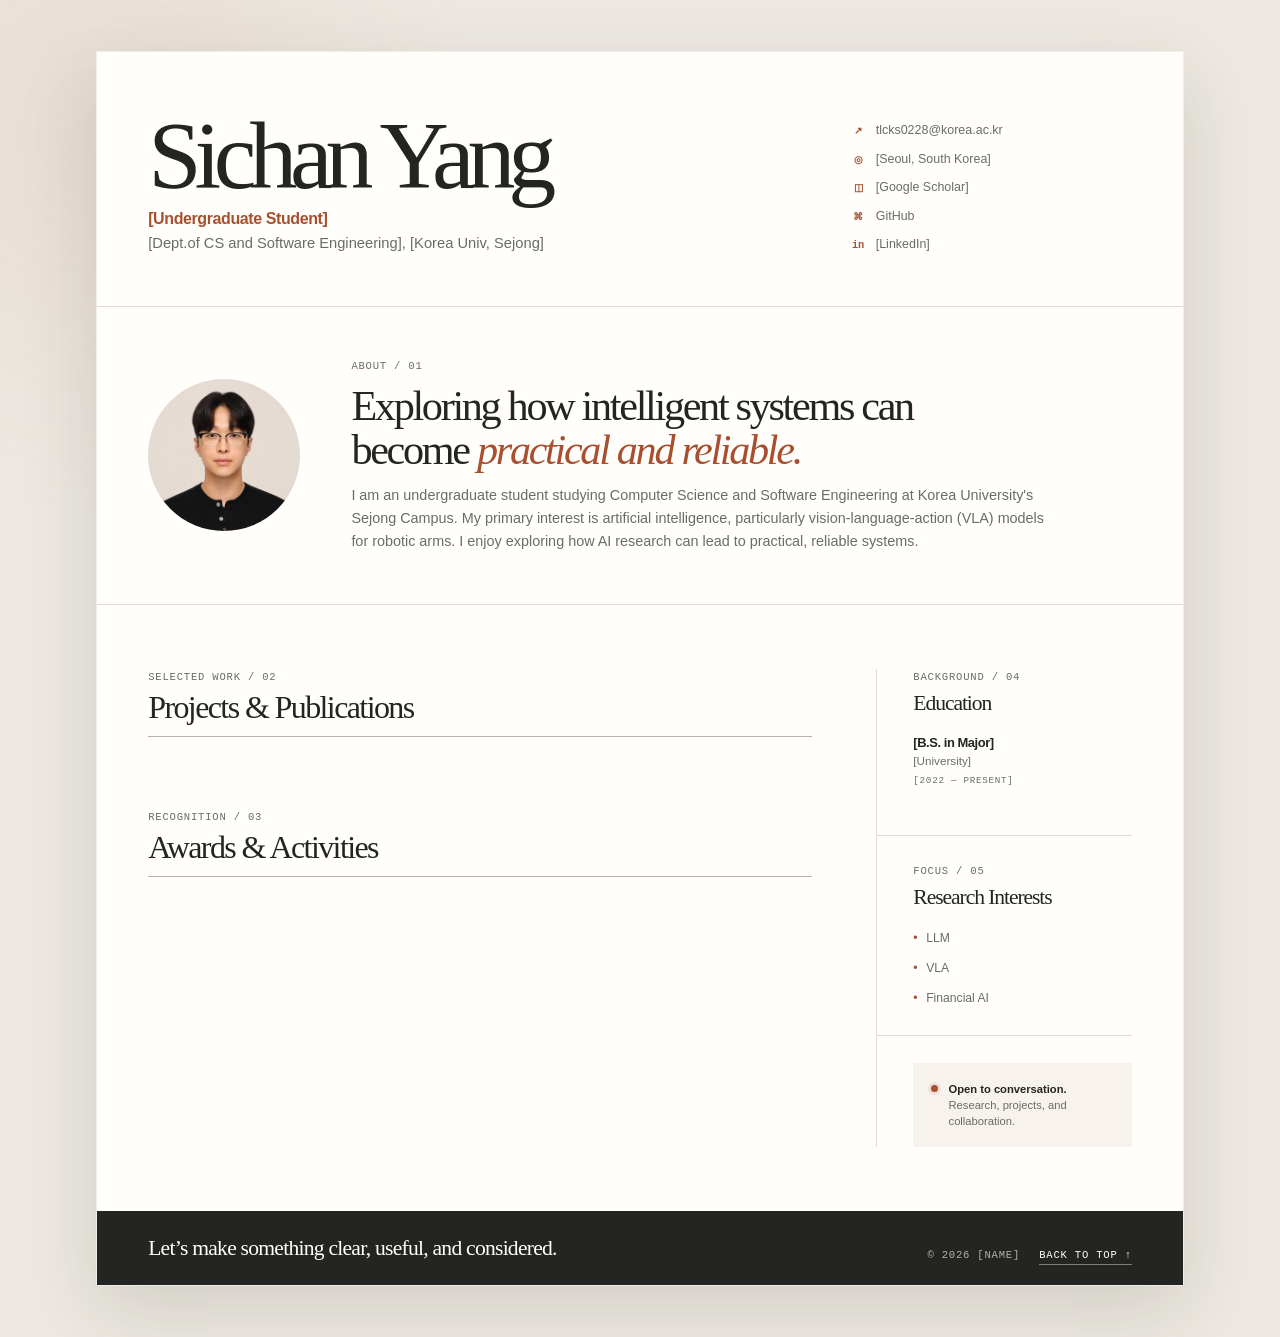
<file: index.html>
<!doctype html>
<html lang="en">
  <head>
    <meta charset="utf-8" />
    <meta name="viewport" content="width=device-width, initial-scale=1" />
    <meta name="theme-color" content="#ede9e2" />
    <meta
      name="description"
      content="A concise portfolio for [Name], [Role], featuring education and current research interests."
    />
    <meta name="robots" content="index, follow" />
    <meta property="og:type" content="profile" />
    <meta property="og:locale" content="en_US" />
    <meta property="og:title" content="[Name] — [Role]" />
    <meta property="og:description" content="Education and current research interests." />
    <meta name="twitter:card" content="summary" />
    <meta name="twitter:title" content="[Name] — [Role]" />
    <meta name="twitter:description" content="Education and current research interests." />
    <title>[Name] — [Role]</title>
    <link rel="stylesheet" href="styles.css?v=2" />
    <script type="application/ld+json">
      {
        "@context": "https://schema.org",
        "@type": "Person",
        "name": "[Name]",
        "jobTitle": "[Role]",
        "affiliation": "[School / Organization]"
      }
    </script>
  </head>
  <body>
    <a class="skip-link" href="#main-content">Skip to main content</a>

    <main class="page-frame" id="main-content" tabindex="-1">
      <article class="portfolio-sheet" aria-labelledby="page-title">
        <header class="portfolio-header">
          <div class="identity-block">
            <h1 id="page-title">Sichan Yang</h1>
            <p class="role-line">[Undergraduate Student]</p>
            <p class="affiliation-line">[Dept.of CS and Software Engineering], [Korea Univ, Sejong]</p>
          </div>

          <ul class="contact-list" aria-label="Contact and profile links">
            <li>
              <span class="contact-icon" aria-hidden="true">↗</span>
              <a href="mailto:tlcks0228@korea.ac.kr">tlcks0228@korea.ac.kr</a>
            </li>
            <li>
              <span class="contact-icon" aria-hidden="true">◎</span>
              <span>[Seoul, South Korea]</span>
            </li>
            <li>
              <span class="contact-icon" aria-hidden="true">◫</span>
              <span>[Google Scholar]</span>
            </li>
            <li>
              <span class="contact-icon" aria-hidden="true">⌘</span>
              <a href="https://github.com/jeromee2" target="_blank" rel="noopener noreferrer">GitHub</a>
            </li>
            <li>
              <span class="contact-icon" aria-hidden="true">in</span>
              <span>[LinkedIn]</span>
            </li>
          </ul>
        </header>

        <section class="intro" aria-labelledby="about-title">
          <img
            class="portrait-photo"
            src="assets/profile-photo.png"
            alt="Portrait of Sichan Yang"
            width="640"
            height="640"
            decoding="async"
          />
          <div class="intro-copy">
            <p class="eyebrow">ABOUT / 01</p>
            <h2 id="about-title">Exploring how intelligent systems can become <em>practical and reliable.</em></h2>
            <p>
              I am an undergraduate student studying Computer Science and Software Engineering at Korea University's
              Sejong Campus. My primary interest is artificial intelligence, particularly vision-language-action (VLA)
              models for robotic arms. I enjoy exploring how AI research can lead to practical, reliable systems.
            </p>
          </div>
        </section>

        <div class="portfolio-grid">
          <div class="main-column">
            <section class="content-section" aria-labelledby="work-title">
              <div class="section-heading">
                <div>
                  <p class="eyebrow">SELECTED WORK / 02</p>
                  <h2 id="work-title">Projects &amp; Publications</h2>
                </div>
              </div>

              <ol class="work-list"></ol>
            </section>

            <section class="content-section awards-section" aria-labelledby="awards-title">
              <div class="section-heading">
                <div>
                  <p class="eyebrow">RECOGNITION / 03</p>
                  <h2 id="awards-title">Awards &amp; Activities</h2>
                </div>
              </div>

              <ul class="award-list"></ul>
            </section>
          </div>

          <aside class="sidebar" aria-label="Education and interests">
            <section class="sidebar-section" aria-labelledby="education-title">
              <p class="eyebrow">BACKGROUND / 04</p>
              <h2 id="education-title">Education</h2>
              <div class="education-entry">
                <h3>[B.S. in Major]</h3>
                <p>[University]</p>
                <p class="detail">[2022 — Present]</p>
              </div>
              <div class="education-entry">
              </div>
            </section>

            <section class="sidebar-section" aria-labelledby="interests-title">
              <p class="eyebrow">FOCUS / 05</p>
              <h2 id="interests-title">Research Interests</h2>
              <ul class="interest-list">
                <li>LLM</li>
                <li>VLA</li>
                <li>Financial AI</li>
              </ul>
            </section>

            <section class="sidebar-note" aria-label="Availability">
              <span class="availability-dot" aria-hidden="true"></span>
              <p><strong>Open to conversation.</strong><br />Research, projects, and collaboration.</p>
            </section>
          </aside>
        </div>

        <footer class="portfolio-footer">
          <p>Let’s make something clear, useful, and considered.</p>
          <div>
            <span>© <span data-current-year>2026</span> [Name]</span>
            <a href="#main-content">Back to top <span aria-hidden="true">↑</span></a>
          </div>
        </footer>
      </article>
    </main>

    <script src="script.js"></script>
  </body>
</html>
</file>
<file: styles.css>
@charset "UTF-8";

:root {
  --canvas: #ede9e2;
  --paper: #fffefb;
  --paper-muted: #f7f3ec;
  --ink: #242522;
  --ink-soft: #6b6c66;
  --accent: #a74f2e;
  --accent-soft: #efe1d8;
  --line: #dedbd3;
  --line-dark: #b6b3ab;
  --serif: "Iowan Old Style", "Palatino Linotype", "Noto Serif KR", Georgia, serif;
  --sans: "Pretendard", "Apple SD Gothic Neo", "Noto Sans KR", "Helvetica Neue", Arial, sans-serif;
  --mono: "SFMono-Regular", Consolas, "Liberation Mono", monospace;
}

* {
  box-sizing: border-box;
}

html {
  background: var(--canvas);
  scroll-behavior: smooth;
}

body {
  min-width: 320px;
  margin: 0;
  color: var(--ink);
  background:
    radial-gradient(circle at 8% 10%, rgba(167, 79, 46, 0.08), transparent 24rem),
    var(--canvas);
  font-family: var(--sans);
  font-size: 15px;
  line-height: 1.58;
  text-rendering: optimizeLegibility;
}

::selection {
  color: var(--paper);
  background: var(--accent);
}

a {
  color: inherit;
  text-decoration: none;
}

a:hover {
  color: var(--accent);
}

a:focus-visible {
  outline: 2px solid var(--accent);
  outline-offset: 4px;
}

h1,
h2,
h3,
p,
ul,
ol {
  margin-top: 0;
}

h1,
h2,
h3,
p,
li {
  overflow-wrap: break-word;
}

.skip-link {
  position: fixed;
  z-index: 20;
  top: 1rem;
  left: 1rem;
  padding: 0.65rem 0.9rem;
  color: var(--paper);
  background: var(--ink);
  transform: translateY(-180%);
}

.skip-link:focus {
  transform: translateY(0);
}

.page-frame {
  display: grid;
  min-height: 100svh;
  place-items: center;
  padding: clamp(1rem, 4vw, 4rem);
}

.portfolio-sheet,
.resume-card {
  width: min(100%, 68rem);
  overflow: hidden;
  background: var(--paper);
  border: 1px solid rgba(36, 37, 34, 0.08);
  box-shadow: 0 1.5rem 4.5rem rgba(49, 44, 36, 0.15);
}

.portfolio-header,
.intro,
.portfolio-grid,
.portfolio-footer {
  padding-right: clamp(1.35rem, 4vw, 3.5rem);
  padding-left: clamp(1.35rem, 4vw, 3.5rem);
}

.portfolio-header {
  display: grid;
  grid-template-columns: minmax(0, 1fr) minmax(14rem, 0.46fr);
  gap: clamp(2rem, 7vw, 6rem);
  align-items: end;
  padding-top: clamp(2.4rem, 5vw, 4.6rem);
  padding-bottom: clamp(2rem, 4vw, 3.4rem);
}

.eyebrow,
.status-badge,
.detail,
.portfolio-footer div {
  font-family: var(--mono);
  font-size: 0.66rem;
  letter-spacing: 0.075em;
  text-transform: uppercase;
}

.eyebrow {
  margin-bottom: 1rem;
  color: var(--ink-soft);
}

h1 {
  margin-bottom: 0.55rem;
  font-family: var(--serif);
  font-size: clamp(3.4rem, 7.5vw, 6.7rem);
  font-weight: 400;
  letter-spacing: -0.075em;
  line-height: 0.84;
}

.role-line {
  margin-bottom: 0.05rem;
  color: var(--accent);
  font-size: 1rem;
  font-weight: 700;
  letter-spacing: -0.025em;
}

.affiliation-line {
  margin: 0;
  color: var(--ink-soft);
  font-size: 0.92rem;
}

.contact-list {
  display: grid;
  gap: 0.55rem;
  padding: 0;
  margin: 0;
  list-style: none;
}

.contact-list li {
  display: grid;
  grid-template-columns: 1.25rem minmax(0, 1fr);
  gap: 0.35rem;
  align-items: center;
  color: var(--ink-soft);
  font-size: 0.78rem;
}

.contact-icon {
  display: inline-grid;
  width: 1rem;
  height: 1rem;
  place-items: center;
  color: var(--accent);
  font-family: var(--mono);
  font-size: 0.65rem;
  font-weight: 700;
}

.intro {
  display: grid;
  grid-template-columns: clamp(6.5rem, 13vw, 9.5rem) minmax(0, 1fr);
  gap: clamp(1.5rem, 4vw, 3.25rem);
  align-items: center;
  padding-top: clamp(2rem, 4vw, 3.25rem);
  padding-bottom: clamp(2rem, 4vw, 3.25rem);
  border-top: 1px solid var(--line);
  border-bottom: 1px solid var(--line);
}

.portrait-photo {
  display: block;
  width: 100%;
  height: auto;
  aspect-ratio: 1;
  border-radius: 50%;
  object-fit: cover;
}

.intro .eyebrow {
  margin-bottom: 0.55rem;
}

.intro h2 {
  max-width: 38rem;
  margin-bottom: 0.8rem;
  font-family: var(--serif);
  font-size: clamp(1.65rem, 3.3vw, 2.7rem);
  font-weight: 400;
  letter-spacing: -0.055em;
  line-height: 1.04;
}

.intro h2 em {
  color: var(--accent);
  font-weight: 400;
}

.intro-copy > p:last-child {
  max-width: 44rem;
  margin-bottom: 0;
  color: var(--ink-soft);
  font-size: 0.9rem;
}

.portfolio-grid {
  display: grid;
  grid-template-columns: minmax(0, 1.95fr) minmax(14rem, 0.75fr);
  gap: clamp(2rem, 5vw, 4.5rem);
  padding-top: clamp(2.5rem, 5vw, 4rem);
  padding-bottom: clamp(2.5rem, 5vw, 4rem);
}

.content-section + .content-section {
  margin-top: clamp(2.7rem, 6vw, 4.5rem);
}

.section-heading {
  display: flex;
  justify-content: space-between;
  gap: 1.5rem;
  align-items: end;
  padding-bottom: 0.8rem;
  border-bottom: 1px solid var(--line-dark);
}

.section-heading .eyebrow {
  margin-bottom: 0.35rem;
}

.section-heading h2,
.sidebar h2 {
  margin: 0;
  font-family: var(--serif);
  font-size: clamp(1.45rem, 2.5vw, 2rem);
  font-weight: 400;
  letter-spacing: -0.05em;
  line-height: 1;
}

.work-list {
  padding: 0;
  margin: 0;
  list-style: none;
}

.work-item {
  display: grid;
  grid-template-columns: minmax(5.2rem, 0.28fr) minmax(0, 1fr);
  gap: 1.25rem;
  padding: 1.45rem 0 1.6rem;
  border-bottom: 1px solid var(--line);
}

.work-meta {
  display: flex;
  flex-direction: column;
  gap: 0.5rem;
  align-items: flex-start;
  color: var(--ink-soft);
  font-family: var(--mono);
  font-size: 0.67rem;
}

.status-badge {
  padding: 0.22rem 0.42rem;
  color: var(--accent);
  background: var(--accent-soft);
  border-radius: 999px;
  font-size: 0.53rem;
}

.status-badge.muted {
  color: var(--ink-soft);
  background: var(--paper-muted);
}

.work-copy h3,
.award-list h3,
.education-entry h3 {
  margin-bottom: 0.28rem;
  font-family: var(--serif);
  font-size: 1.16rem;
  font-weight: 600;
  letter-spacing: -0.035em;
  line-height: 1.2;
}

.work-authors {
  margin-bottom: 0.55rem;
  color: var(--ink);
  font-size: 0.73rem;
  font-weight: 600;
}

.work-copy > p:not(.work-authors) {
  margin-bottom: 0.65rem;
  color: var(--ink-soft);
  font-size: 0.81rem;
}

.text-link {
  display: inline-flex;
  gap: 0.3rem;
  align-items: center;
  color: var(--accent);
  border-bottom: 1px solid currentColor;
  font-family: var(--mono);
  font-size: 0.63rem;
  letter-spacing: 0.03em;
}

.award-list {
  padding: 0;
  margin: 0;
  list-style: none;
}

.award-list li {
  display: flex;
  justify-content: space-between;
  gap: 1.5rem;
  align-items: baseline;
  padding: 1rem 0;
  border-bottom: 1px solid var(--line);
}

.award-list h3 {
  margin-bottom: 0.1rem;
  font-size: 1rem;
}

.award-list p,
.award-list time {
  margin: 0;
  color: var(--ink-soft);
  font-size: 0.72rem;
}

.award-list time {
  font-family: var(--mono);
}

.sidebar {
  align-self: start;
  border-left: 1px solid var(--line);
}

.sidebar-section {
  padding: 0 0 1.7rem clamp(1.2rem, 3vw, 2.25rem);
  margin-bottom: 1.7rem;
  border-bottom: 1px solid var(--line);
}

.sidebar-section .eyebrow {
  margin-bottom: 0.45rem;
}

.sidebar h2 {
  margin-bottom: 1.3rem;
  font-size: 1.35rem;
}

.education-entry + .education-entry {
  margin-top: 1.2rem;
}

.education-entry h3 {
  margin-bottom: 0.1rem;
  font-family: var(--sans);
  font-size: 0.81rem;
}

.education-entry p {
  margin-bottom: 0;
  color: var(--ink-soft);
  font-size: 0.73rem;
}

.education-entry .detail {
  margin-top: 0.2rem;
  font-size: 0.58rem;
}

.interest-list {
  padding: 0;
  margin: 0;
  list-style: none;
}

.interest-list {
  display: grid;
  gap: 0.65rem;
}

.interest-list li {
  position: relative;
  padding-left: 0.8rem;
  color: var(--ink-soft);
  font-size: 0.76rem;
}

.interest-list li::before {
  position: absolute;
  left: 0;
  color: var(--accent);
  content: "•";
}

.sidebar-note {
  display: grid;
  grid-template-columns: auto minmax(0, 1fr);
  gap: 0.65rem;
  align-items: start;
  padding: 1.1rem;
  margin-left: clamp(1.2rem, 3vw, 2.25rem);
  background: var(--paper-muted);
}

.sidebar-note p {
  margin: 0;
  color: var(--ink-soft);
  font-size: 0.7rem;
  line-height: 1.45;
}

.sidebar-note strong {
  color: var(--ink);
}

.availability-dot {
  width: 0.45rem;
  height: 0.45rem;
  margin-top: 0.24rem;
  background: var(--accent);
  border-radius: 50%;
  box-shadow: 0 0 0 3px var(--accent-soft);
}

.portfolio-footer {
  display: grid;
  grid-template-columns: minmax(0, 1fr) auto;
  gap: 1rem 2rem;
  align-items: end;
  padding-top: 1.25rem;
  padding-bottom: 1.25rem;
  color: var(--paper);
  background: var(--ink);
}

.portfolio-footer > p {
  margin: 0;
  font-family: var(--serif);
  font-size: clamp(1rem, 2vw, 1.35rem);
  letter-spacing: -0.035em;
}

.portfolio-footer div {
  display: flex;
  flex-wrap: wrap;
  justify-content: flex-end;
  gap: 0.8rem 1.2rem;
  color: rgba(255, 254, 251, 0.65);
  text-align: right;
}

.portfolio-footer a {
  color: var(--paper);
  border-bottom: 1px solid rgba(255, 254, 251, 0.4);
}

.not-found {
  padding: clamp(2rem, 7vw, 5rem);
}

.not-found h1 {
  max-width: 11ch;
  margin-bottom: 1.25rem;
}

.not-found > p:not(.folio-label) {
  max-width: 28rem;
  margin-bottom: 1.6rem;
  color: var(--ink-soft);
}

.not-found a {
  color: var(--accent);
  border-bottom: 1px solid currentColor;
}

@media (max-width: 760px) {
  .page-frame {
    display: block;
    padding: 0;
  }

  .portfolio-sheet,
  .resume-card {
    width: 100%;
    min-height: 100svh;
    border: 0;
    box-shadow: none;
  }

  .portfolio-header {
    grid-template-columns: 1fr;
    gap: 1.8rem;
  }

  .contact-list {
    grid-template-columns: repeat(2, minmax(0, 1fr));
  }

  .portfolio-grid {
    grid-template-columns: 1fr;
  }

  .sidebar {
    display: grid;
    grid-template-columns: repeat(2, minmax(0, 1fr));
    gap: 1.5rem;
    padding-top: 2rem;
    border-top: 1px solid var(--line-dark);
    border-left: 0;
  }

  .sidebar-section,
  .sidebar-note {
    padding-left: 0;
    margin-left: 0;
  }

  .sidebar-note {
    align-self: start;
    padding: 1rem;
  }

  .portfolio-footer {
    grid-template-columns: 1fr;
  }

  .portfolio-footer div {
    justify-content: flex-start;
    text-align: left;
  }
}

@media (max-width: 520px) {
  .portfolio-header,
  .intro,
  .portfolio-grid,
  .portfolio-footer {
    padding-right: 1.15rem;
    padding-left: 1.15rem;
  }

  .contact-list {
    grid-template-columns: 1fr;
  }

  .intro {
    grid-template-columns: 4.75rem minmax(0, 1fr);
    align-items: start;
  }

  .intro h2 {
    font-size: 1.55rem;
  }

  .intro-copy > p:last-child {
    grid-column: 1 / -1;
  }

  .work-item {
    grid-template-columns: 1fr;
    gap: 0.7rem;
  }

  .work-meta {
    flex-direction: row;
    align-items: center;
  }

  .sidebar {
    grid-template-columns: 1fr;
  }

  .award-list li {
    align-items: flex-start;
  }
}

@media (prefers-reduced-motion: reduce) {
  html {
    scroll-behavior: auto;
  }
}
</file>
